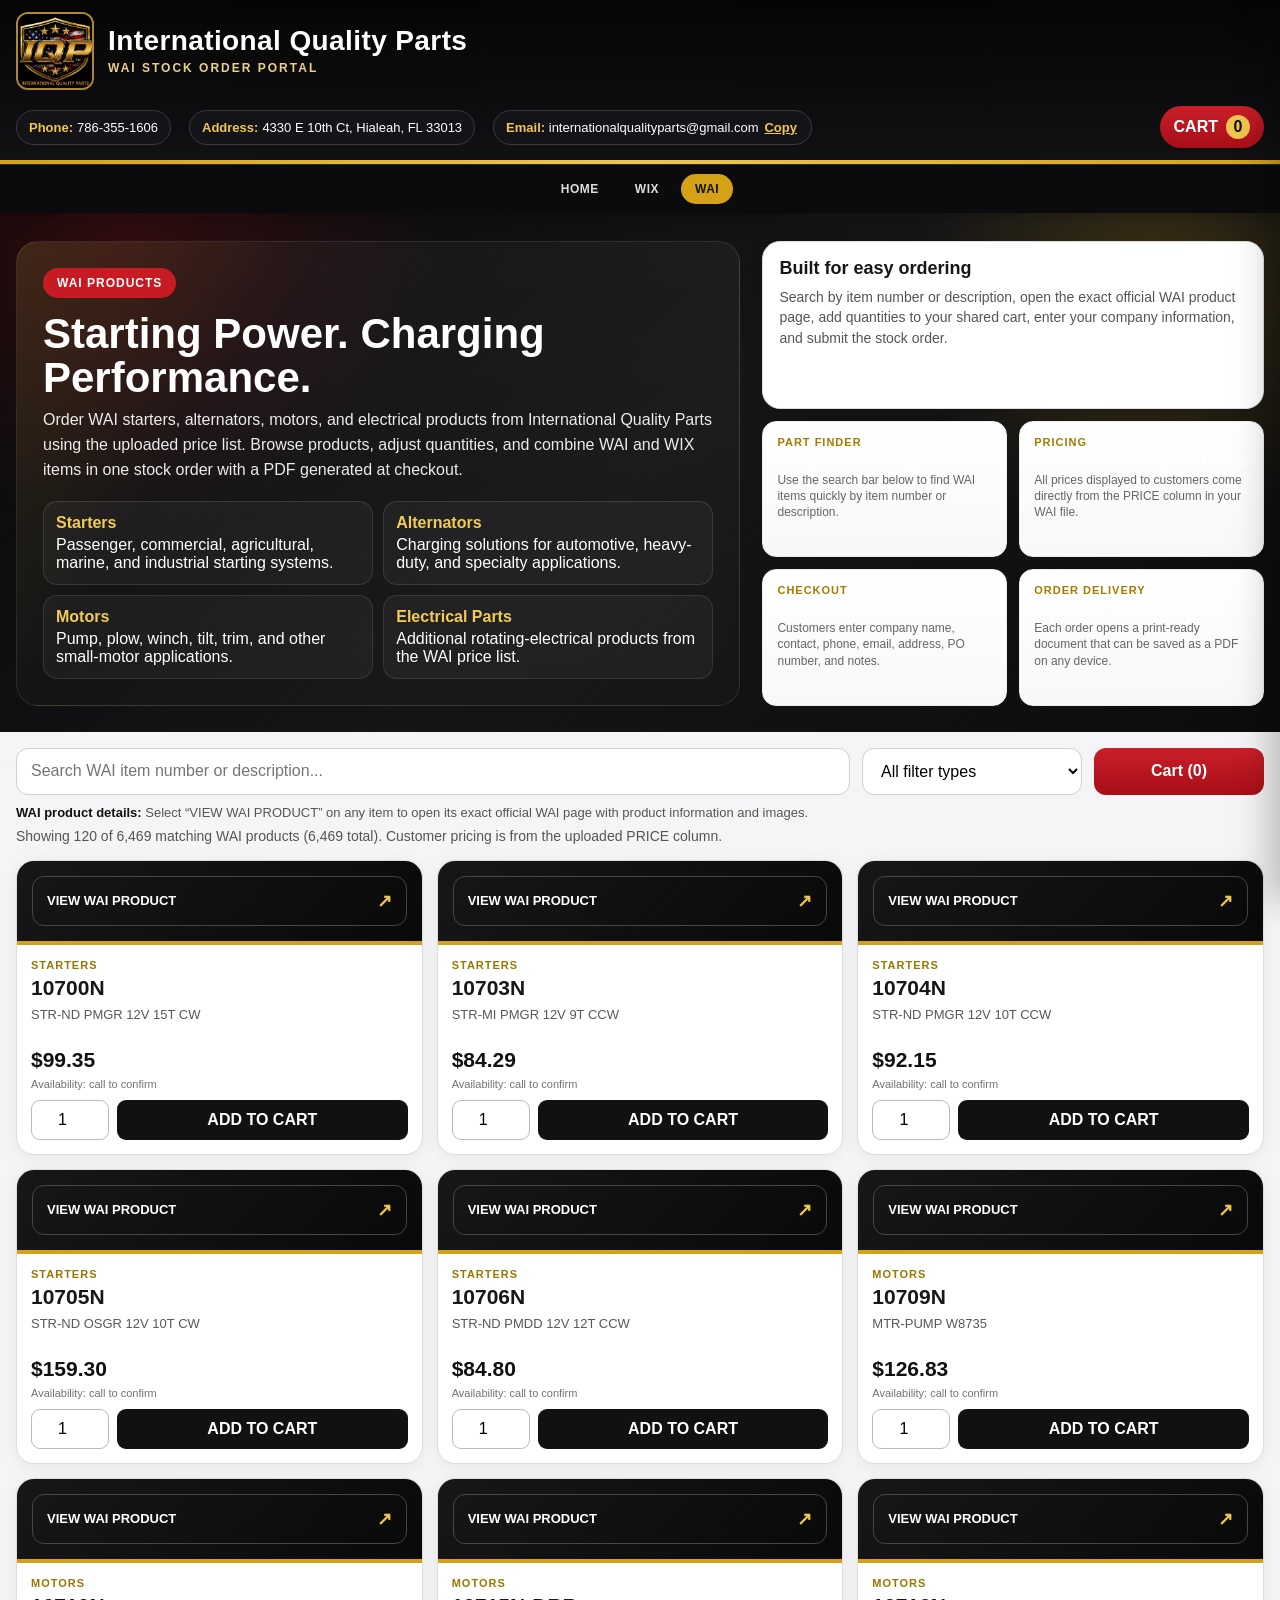
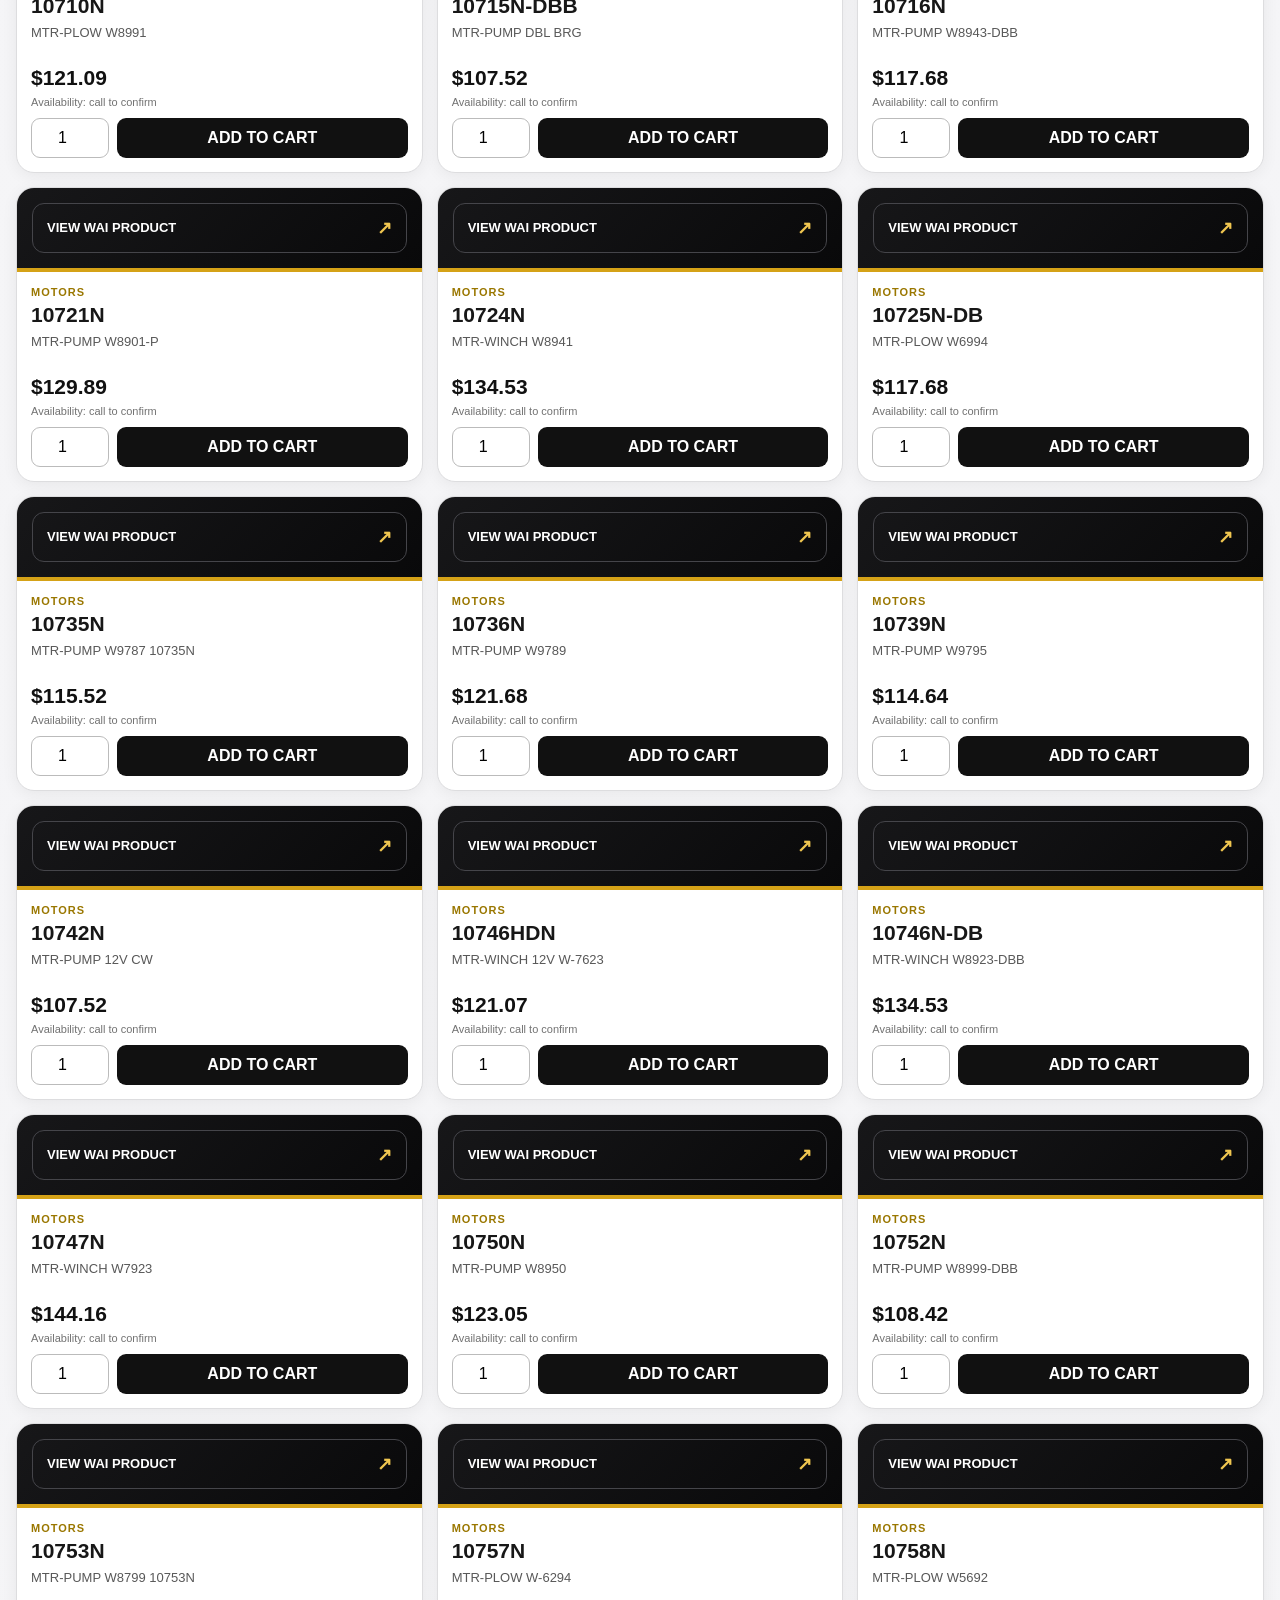
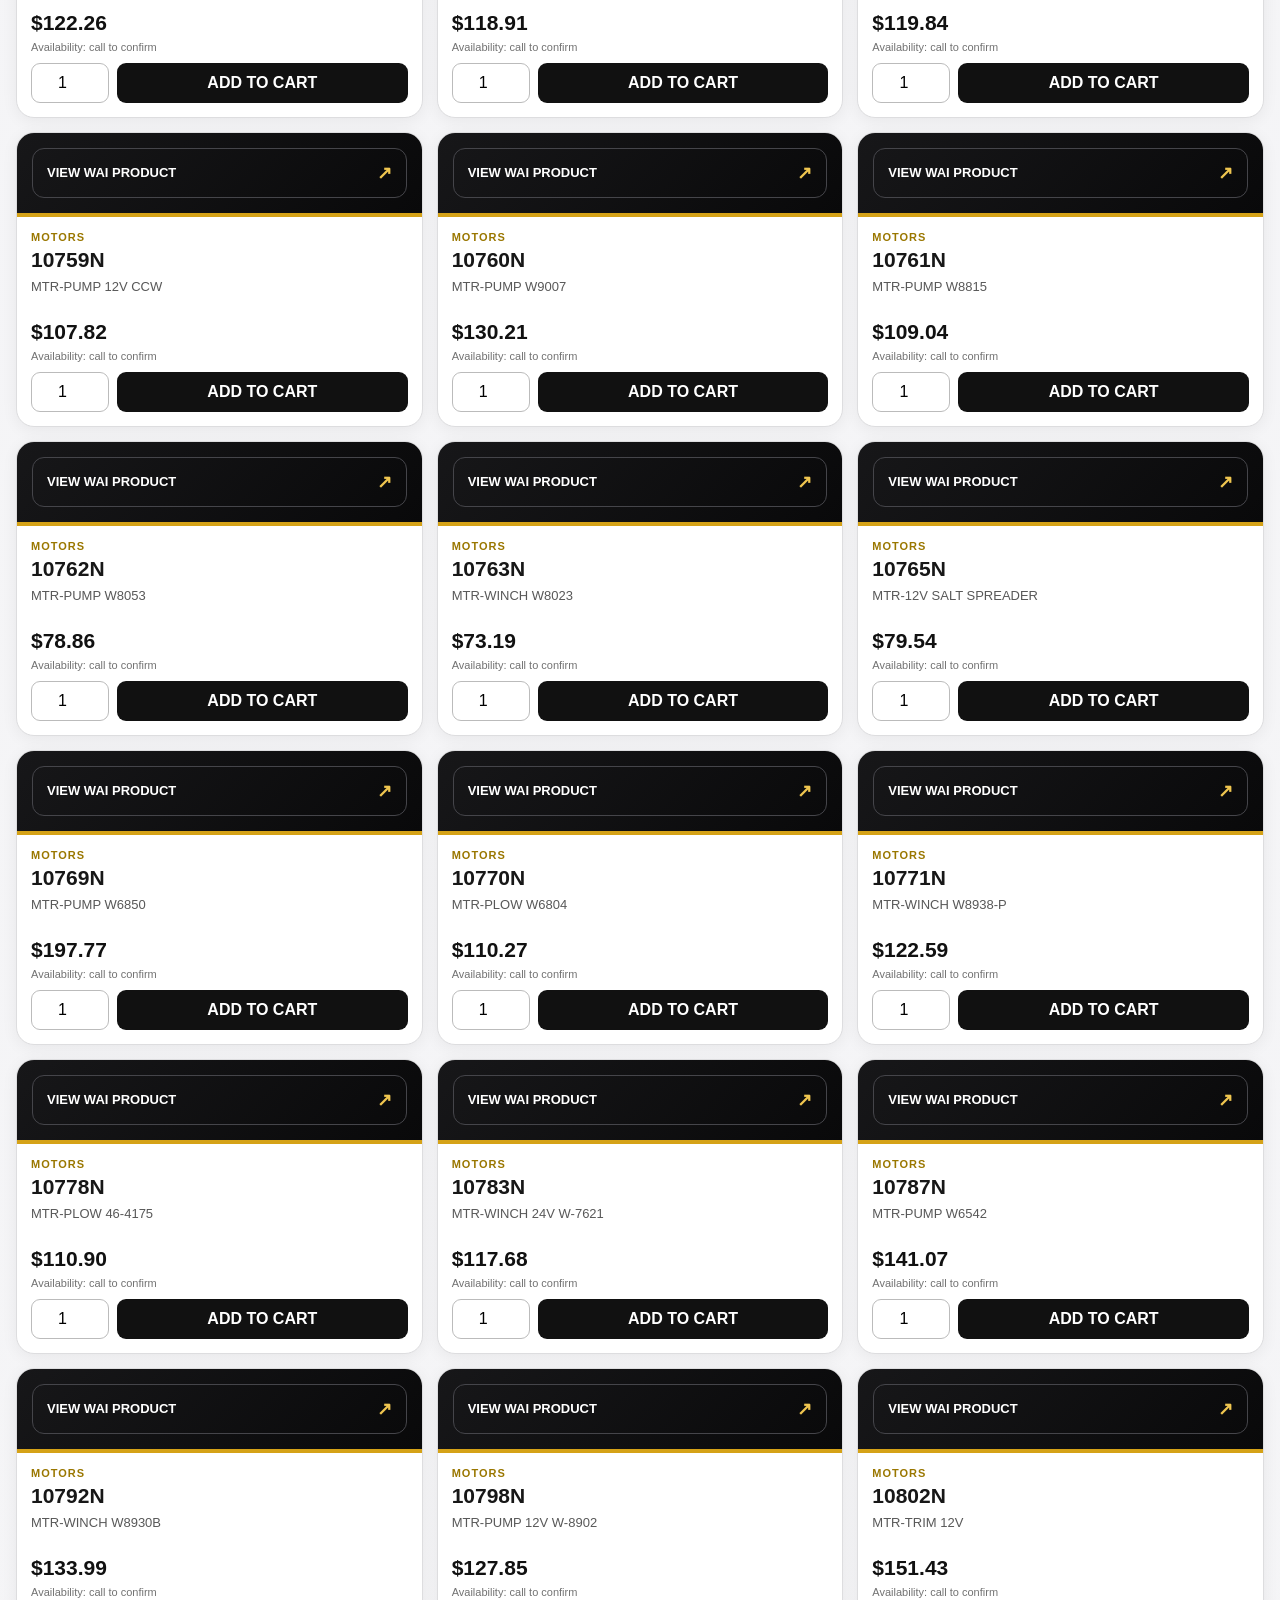
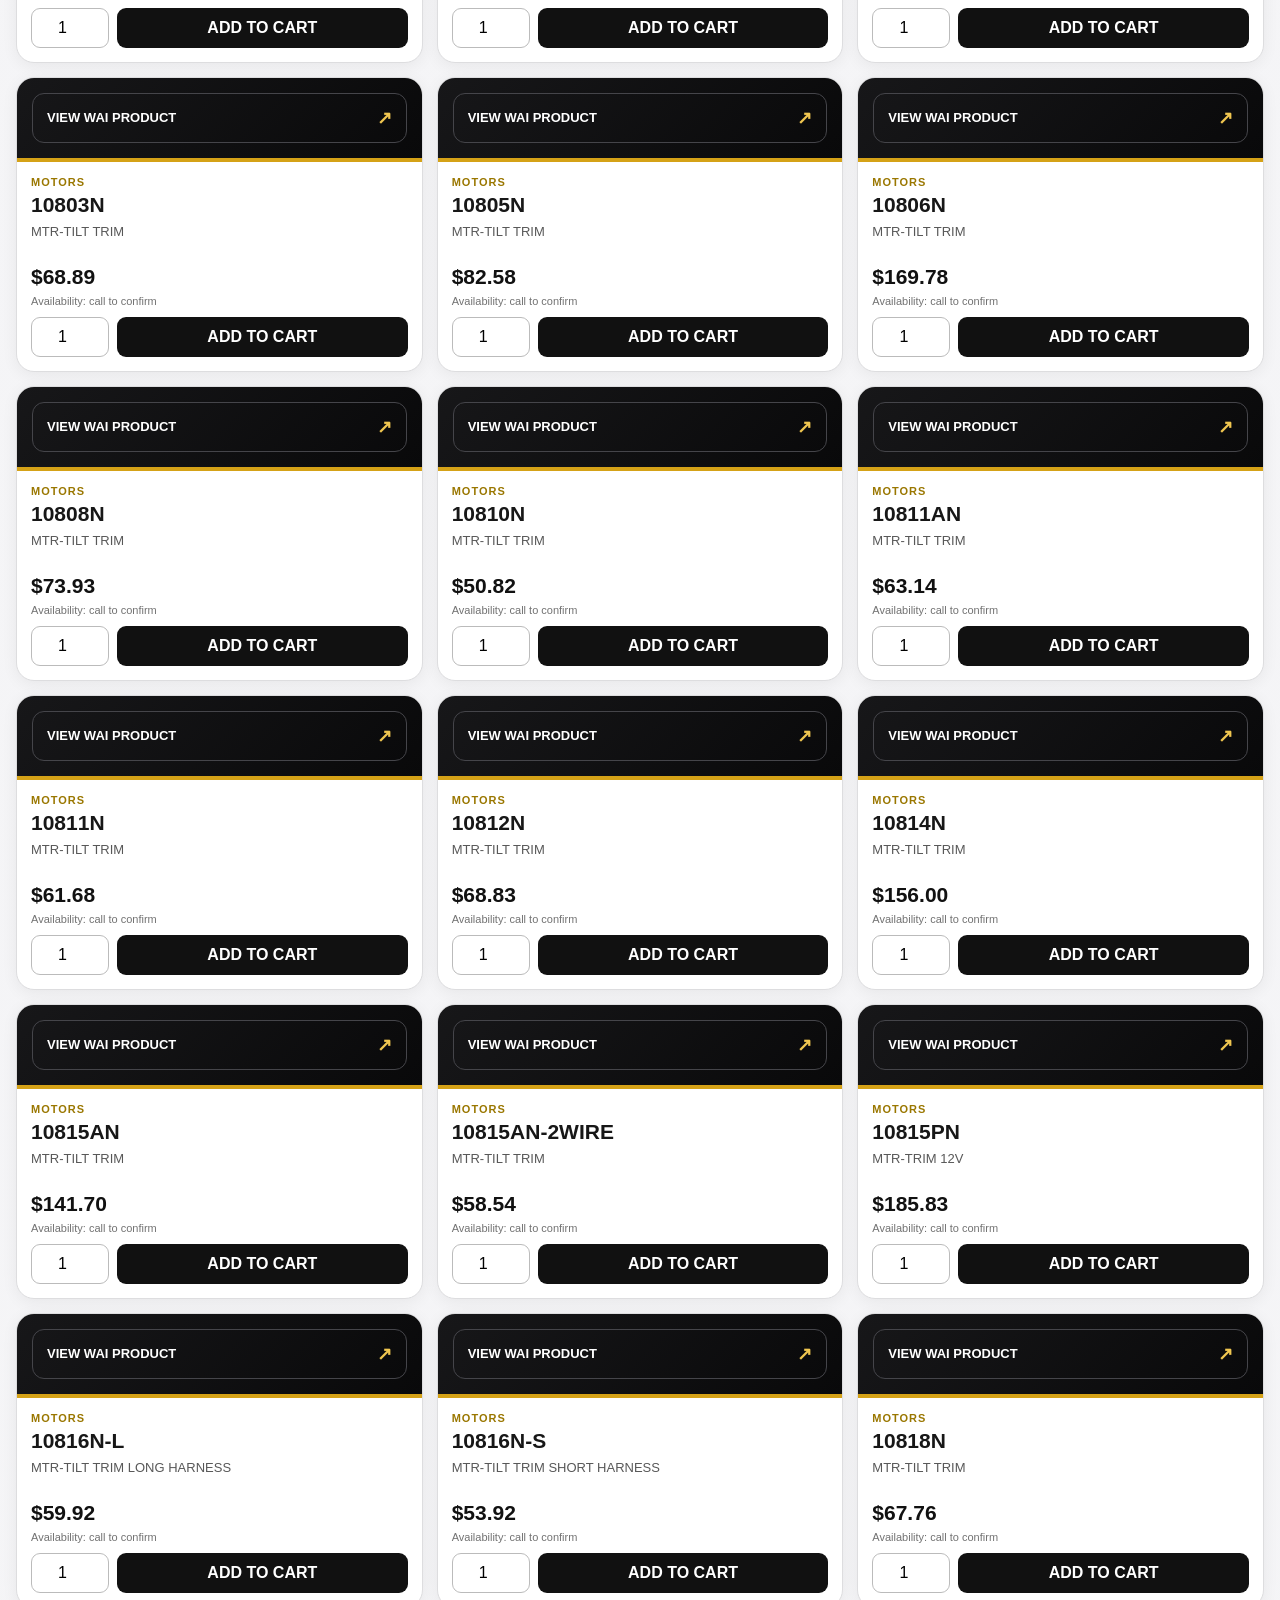
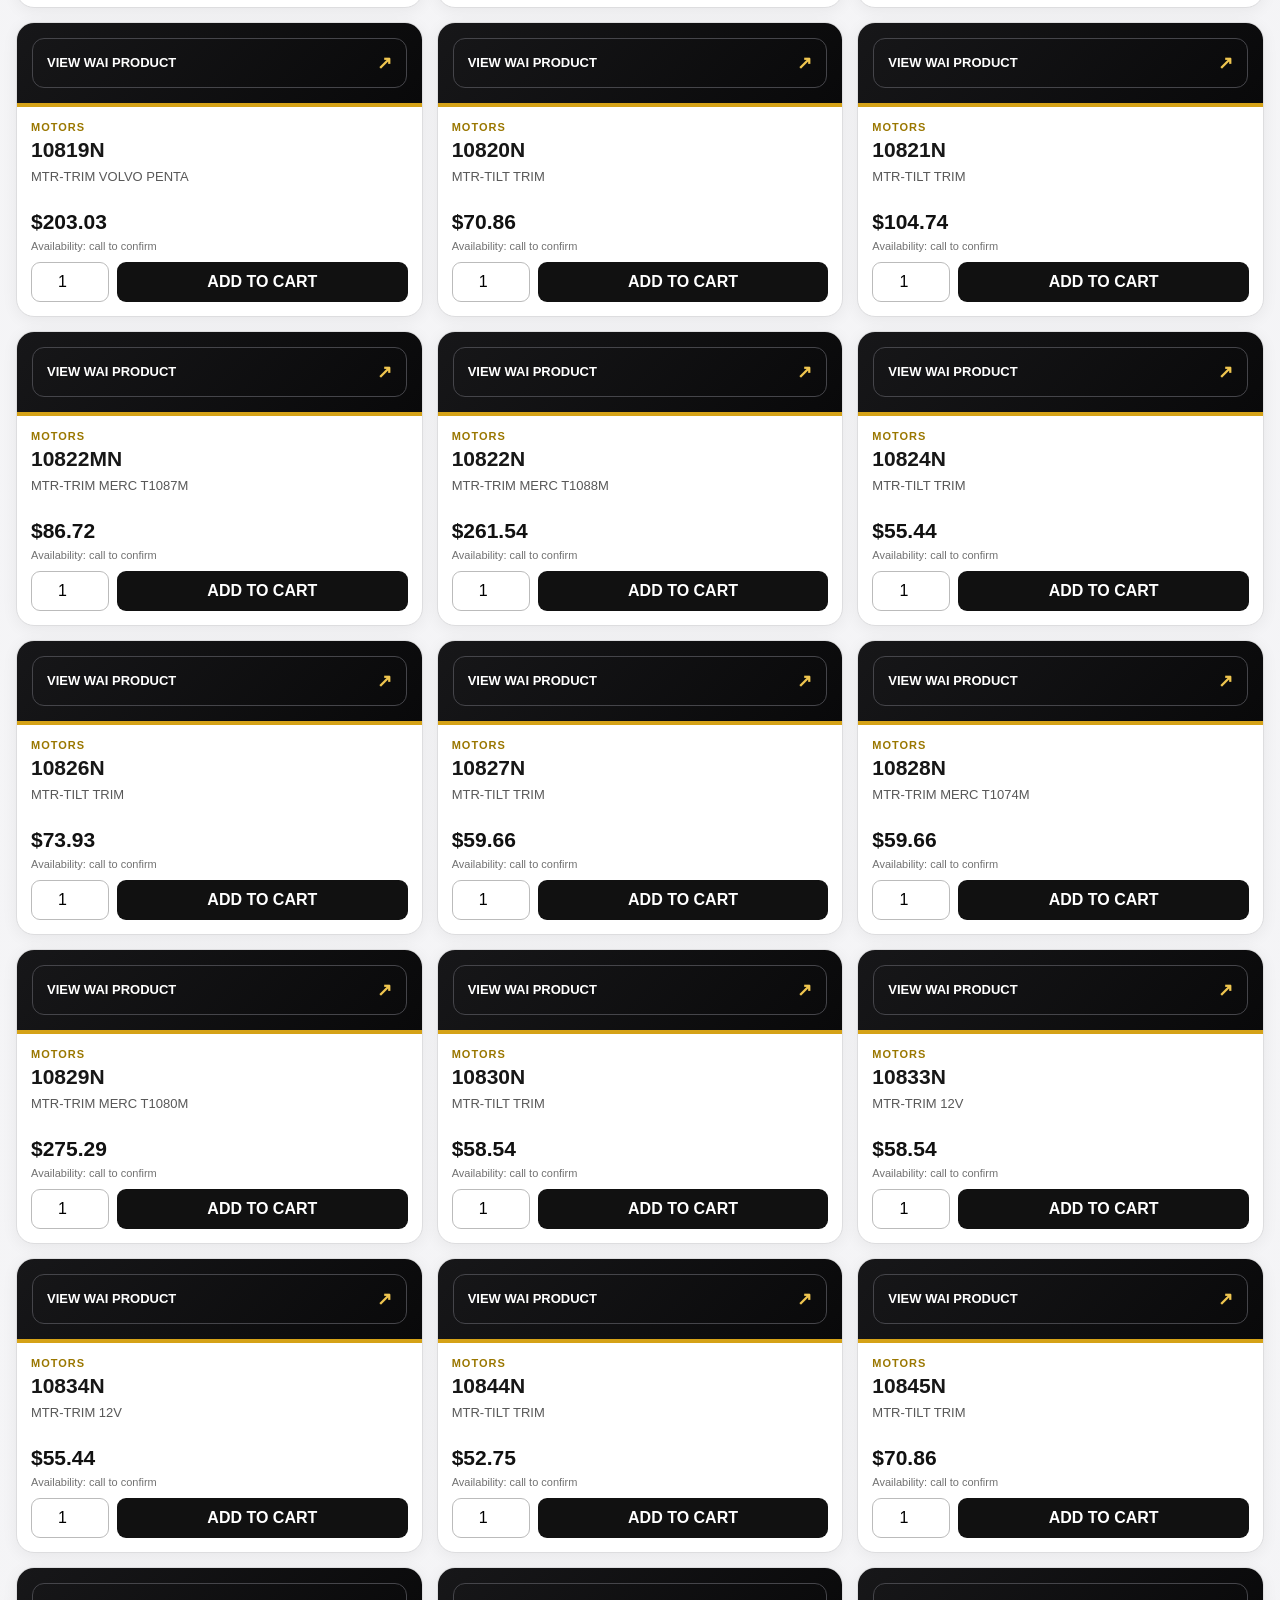
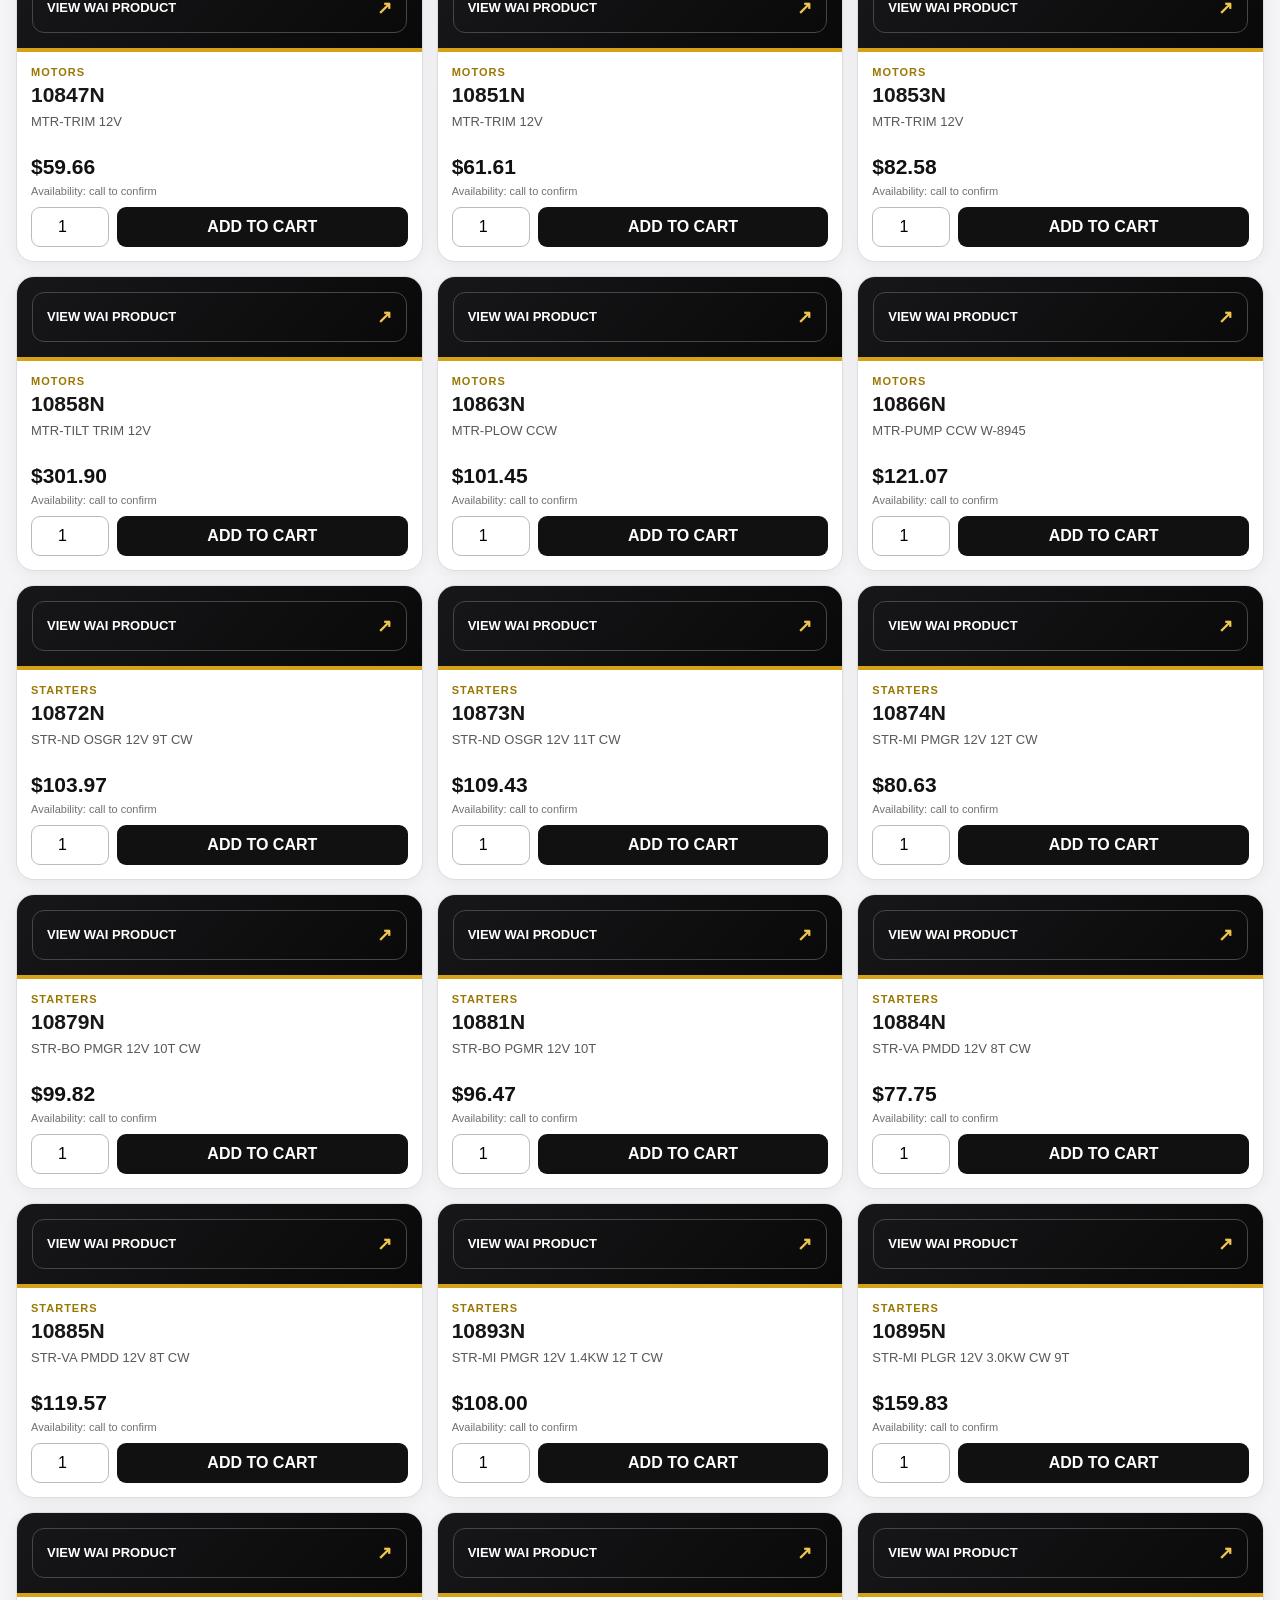
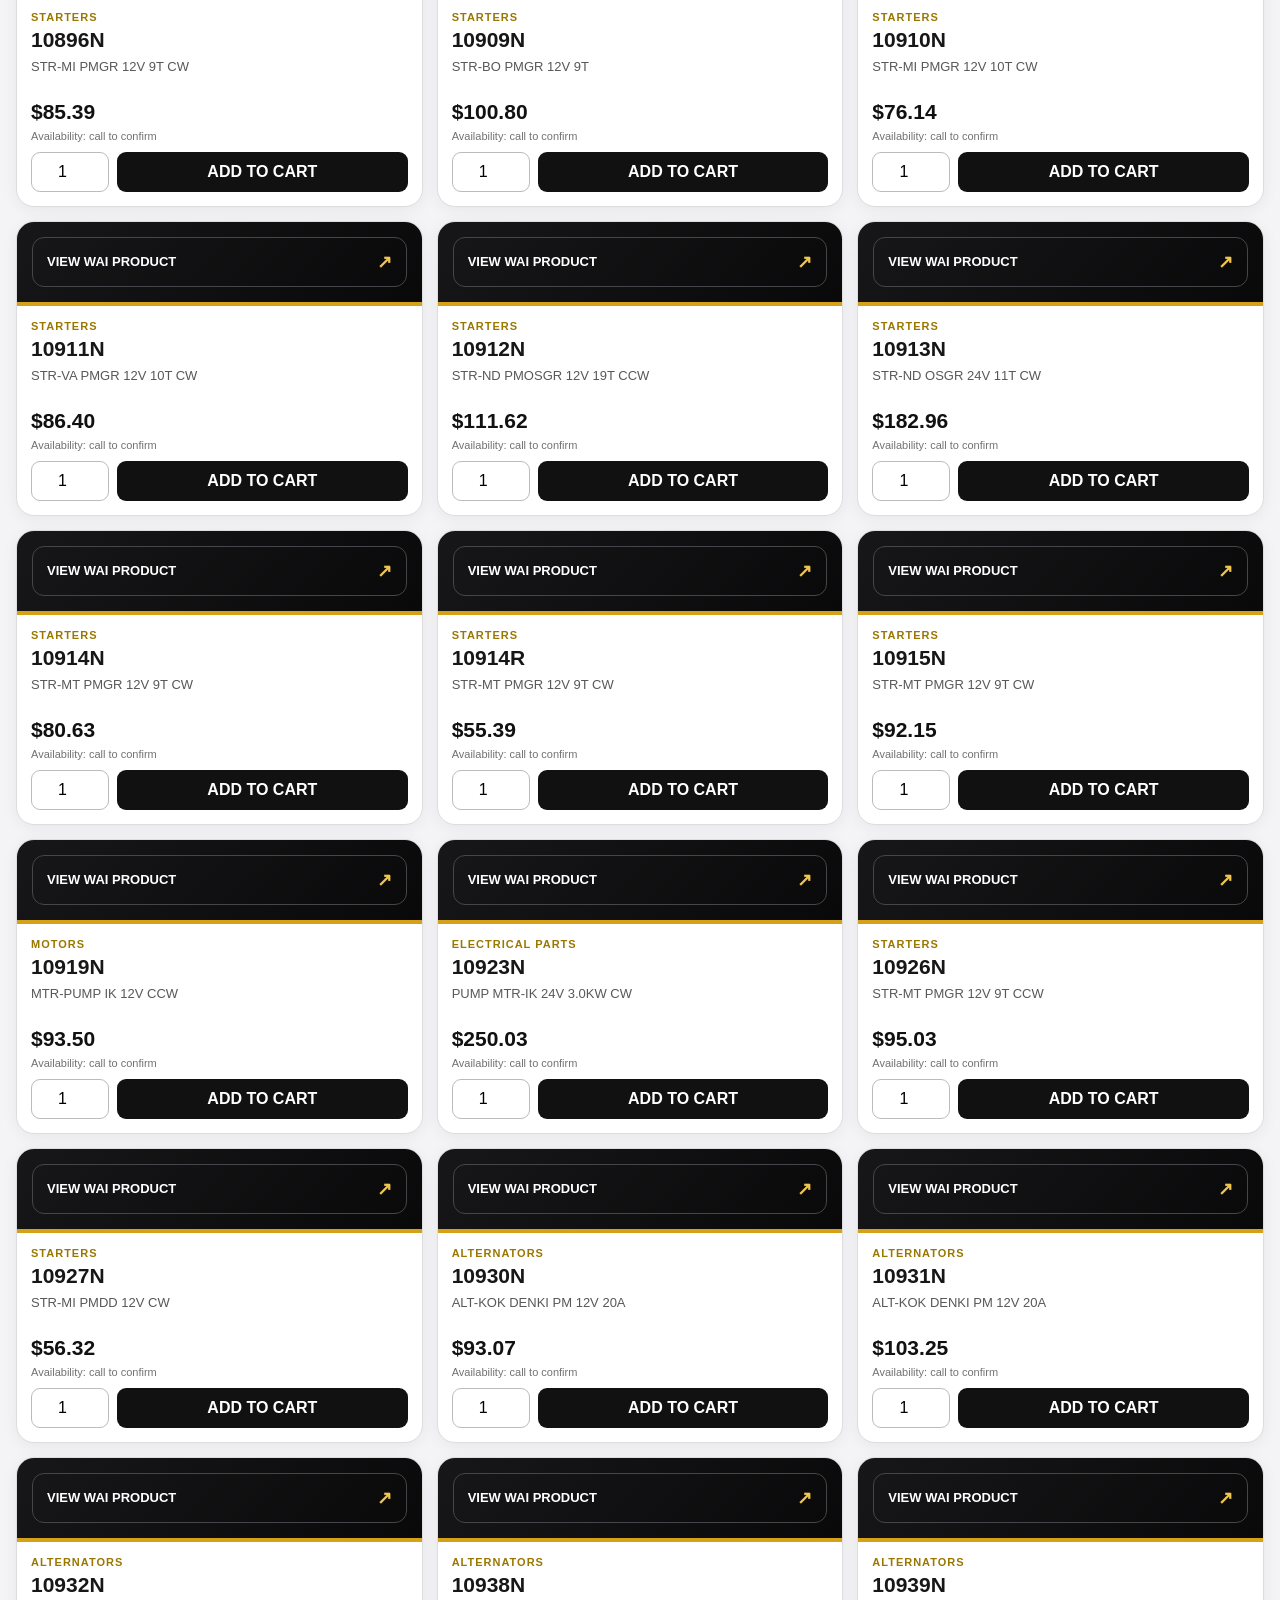
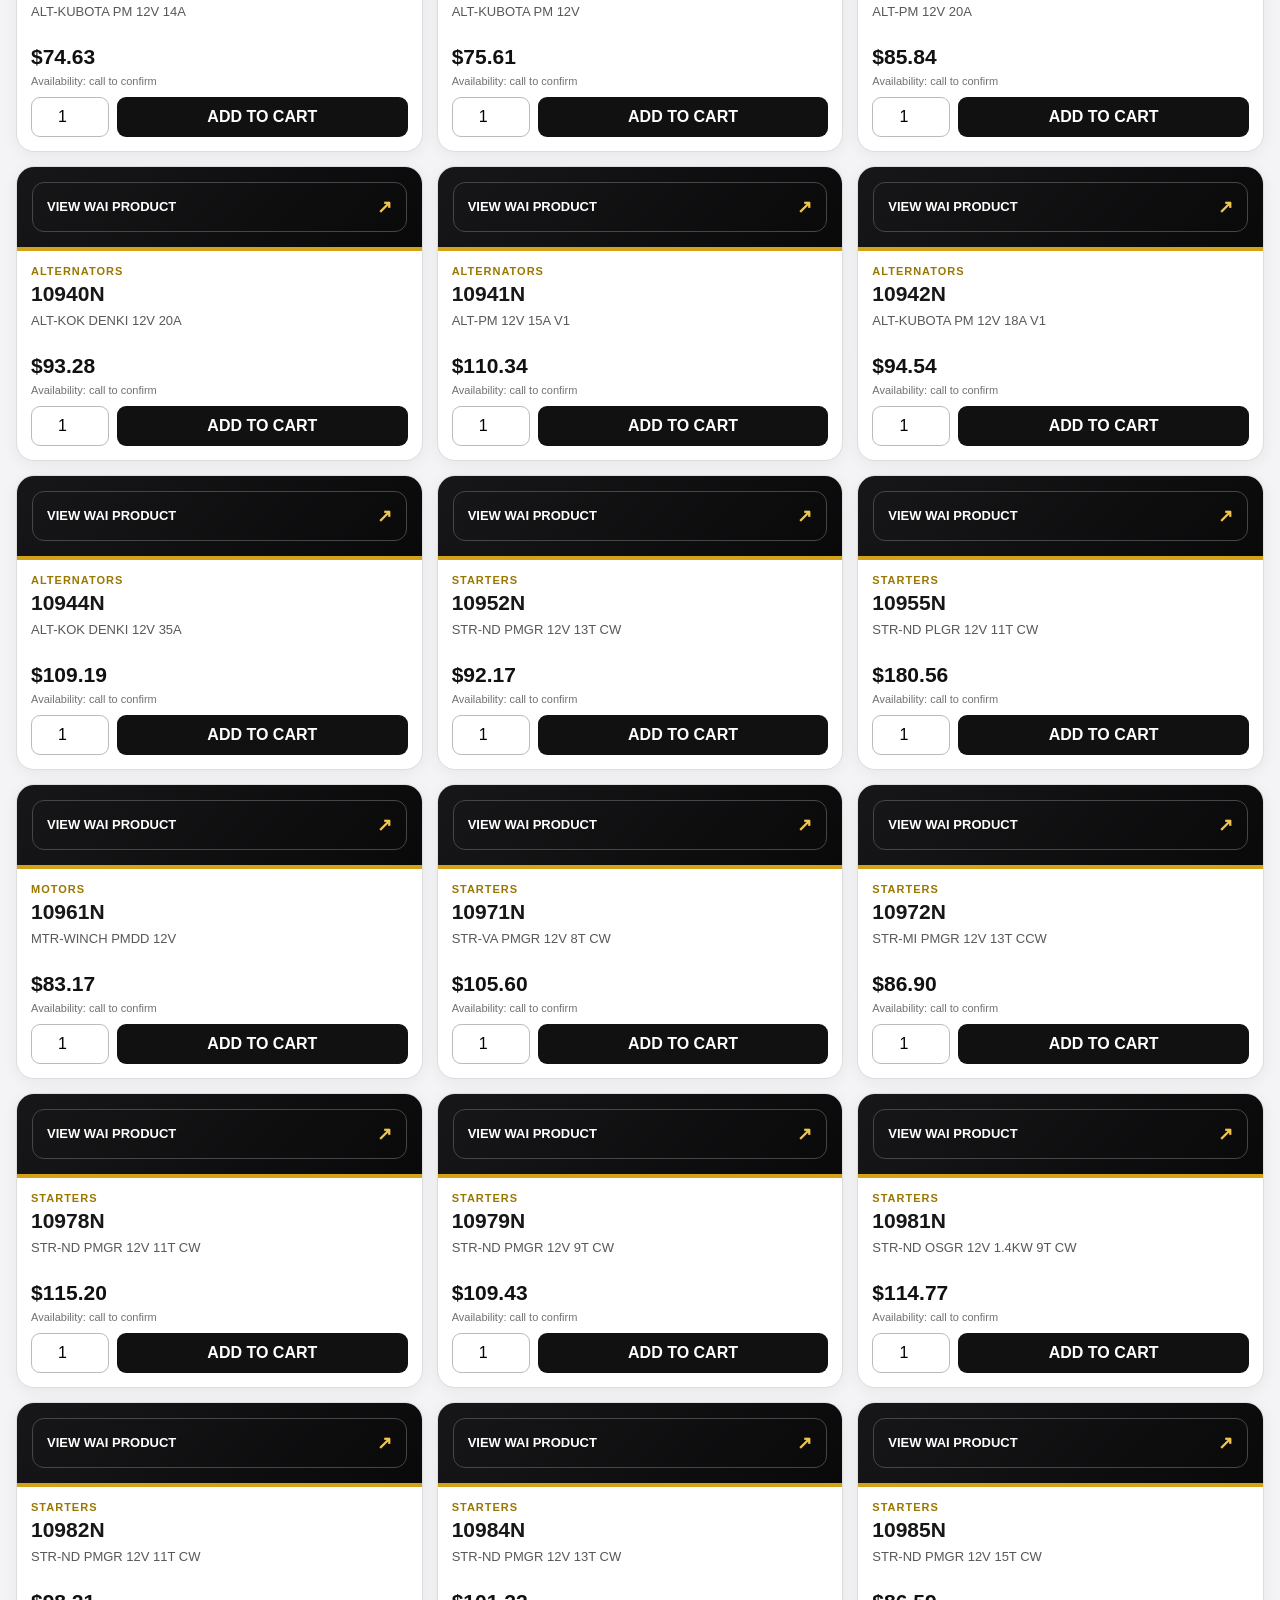
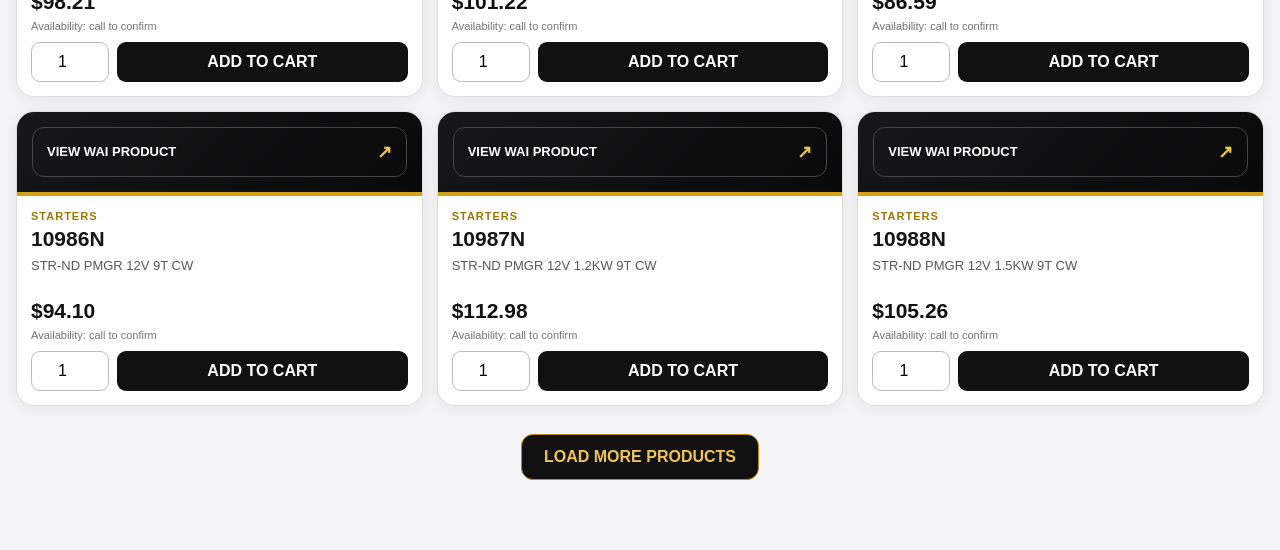
<file: wai.html>
<!doctype html>
<html lang="en">
<head>
<meta charset="utf-8">
<meta name="viewport" content="width=device-width,initial-scale=1">
<meta name="theme-color" content="#111111">
<meta name="apple-mobile-web-app-capable" content="yes">
<meta name="apple-mobile-web-app-title" content="IQP Orders">
<link rel="manifest" href="manifest.webmanifest">
<link rel="icon" href="iqp-logo.png">
<link rel="apple-touch-icon" href="iqp-logo.png">
<title>International Quality Parts | WAI Stock Order Portal</title>
<style>
:root{
  --black:#0d0d0f;--gold:#d5a217;--gold2:#f0c650;--red:#b5121b;--soft:#f4f4f6;
  --white:#fff;--line:#dddddf;--text:#171717;--muted:#666;--card:#ffffff;
}
*{box-sizing:border-box}
html,body{margin:0;padding:0;font-family:Arial,Helvetica,sans-serif;background:linear-gradient(180deg,#ececef 0%,#f5f5f7 240px,#f4f4f6 100%);color:var(--text)}
a{text-decoration:none;color:inherit}
.header{
  background:linear-gradient(180deg,#050506 0%,#111114 75%);
  color:#fff;
  box-shadow:0 4px 18px rgba(0,0,0,.25);
  position:sticky;top:0;z-index:50
}
.topbar{
  max-width:1450px;margin:0 auto;padding:12px 16px;
  display:flex;gap:16px;align-items:center;justify-content:space-between;flex-wrap:wrap;position:relative
}
.brand{display:flex;gap:14px;align-items:center;min-width:280px}
.brand img{width:78px;height:78px;object-fit:cover;border-radius:12px;border:2px solid #ad8831;background:#111}
.brandtext h1{margin:0;font-size:28px;line-height:1;font-weight:900;letter-spacing:.4px}
.brandtext div{margin-top:6px;font-size:12px;color:#ebd187;text-transform:uppercase;letter-spacing:2px;font-weight:700}
.contactbar{display:flex;gap:18px;flex-wrap:wrap;justify-content:flex-end;font-size:13px}
.contactpill{display:inline-flex;align-items:center;gap:4px;padding:9px 12px;border:1px solid #3a3a3f;border-radius:999px;background:#141418;color:#fff;cursor:pointer}
.contactpill:hover,.contactpill:focus-visible{border-color:var(--gold2);outline:none}
.contactpill b{color:var(--gold2)}
.copy-email{border:0;background:transparent;color:var(--gold2);padding:0 2px;font-weight:900;cursor:pointer;text-decoration:underline}
.header-cart{display:inline-flex;align-items:center;gap:8px;border:0;border-radius:999px;background:linear-gradient(180deg,#c91f29,#a80e17);color:#fff;font-weight:900;cursor:pointer;padding:9px 14px}
.header-cart span{display:inline-grid;place-items:center;min-width:24px;height:24px;padding:0 6px;border-radius:999px;background:var(--gold2);color:#111}
.goldline{height:4px;background:linear-gradient(90deg,var(--gold) 0%,var(--gold2) 50%,var(--gold) 100%)}
.line-nav{display:flex;justify-content:center;gap:8px;padding:9px 16px;background:#0b0b0d;border-top:1px solid #29292d}
.line-nav a{padding:8px 14px;border-radius:999px;color:#ddd;font-size:12px;font-weight:900;letter-spacing:.5px}.line-nav a:hover,.line-nav a.active{background:var(--gold);color:#111}

.hero{
  background:
    radial-gradient(circle at 90% 15%, rgba(213,162,23,.22), transparent 20%),
    radial-gradient(circle at 10% 0%, rgba(181,18,27,.22), transparent 25%),
    linear-gradient(135deg,#090909 0%,#151518 50%,#0c0c0d 100%);
  color:#fff;
  overflow:hidden
}
.herowrap{
  max-width:1450px;margin:0 auto;padding:28px 16px 26px;
  display:grid;grid-template-columns:1.3fr .9fr;gap:22px;align-items:stretch
}
.hero-left{
  position:relative;
  border:1px solid rgba(255,255,255,.1);
  border-radius:22px;
  padding:26px;
  background:
    linear-gradient(180deg, rgba(255,255,255,.04), rgba(255,255,255,.02)),
    linear-gradient(120deg, rgba(213,162,23,.13), transparent 28%);
}
.wixtag{display:inline-block;background:#c61b23;color:#fff;padding:8px 14px;border-radius:999px;font-weight:900;font-size:12px;letter-spacing:1px}
.hero-left h2{margin:14px 0 8px;font-size:42px;line-height:1.05}
.hero-left p{max-width:760px;font-size:16px;color:#ececec;line-height:1.55;margin:0 0 18px}
.bullets{display:grid;grid-template-columns:repeat(2,minmax(0,1fr));gap:10px}
.bullet{
  border:1px solid rgba(255,255,255,.11);border-radius:14px;padding:12px;background:rgba(255,255,255,.04)
}
.bullet b{display:block;color:#f2cb58;margin-bottom:4px}
.hero-right{display:grid;gap:12px}
.info-card{
  border-radius:18px;padding:16px;background:#ffffff;color:#171717;border:1px solid #ddd;
  box-shadow:0 4px 20px rgba(0,0,0,.08)
}
.info-card h3{margin:0 0 8px;font-size:18px}
.info-card p{margin:0;font-size:14px;color:#555;line-height:1.45}
.info-grid{display:grid;grid-template-columns:1fr 1fr;gap:12px}
.mini{
  border:1px solid #ececec;border-radius:14px;padding:14px;background:linear-gradient(180deg,#fff,#f8f8fa)
}
.mini .label{font-size:11px;font-weight:900;color:#a27b00;letter-spacing:1px;text-transform:uppercase}
.mini .big{font-size:15px;font-weight:900;margin:4px 0 3px}
.mini .small{font-size:12px;color:#666;line-height:1.35}

.toolbar{
  max-width:1450px;margin:16px auto 0;padding:0 16px;
  display:grid;grid-template-columns:1fr 220px 170px;gap:12px
}
.search,.select,.cartbtn,input,textarea,button{font:inherit}
.search,.select{
  border:1px solid #cfcfd4;border-radius:12px;padding:13px 14px;background:#fff
}
.cartbtn{
  border:0;border-radius:12px;background:linear-gradient(180deg,#c91f29,#a80e17);color:#fff;font-weight:900;cursor:pointer;padding:13px 16px
}
.note{
  max-width:1450px;margin:10px auto 8px;padding:0 16px;font-size:13px;color:#555
}
.note b{color:#111}
.summary{
  max-width:1450px;margin:0 auto;padding:0 16px 8px;color:#555;font-size:14px
}
.grid{
  max-width:1450px;margin:0 auto;padding:8px 16px 120px;display:grid;
  grid-template-columns:repeat(auto-fill,minmax(305px,1fr));gap:14px
}
.load-wrap{text-align:center;margin:-92px auto 70px}.load-more{border:1px solid #b58c1b;border-radius:12px;background:#111;color:#f0c650;padding:13px 22px;font-weight:900;cursor:pointer}
.card{
  background:var(--card);border:1px solid var(--line);border-radius:18px;overflow:hidden;
  box-shadow:0 3px 16px rgba(0,0,0,.06);display:flex;flex-direction:column
}
.crossref-wrap{padding:15px;background:linear-gradient(135deg,#171719,#09090a);border-bottom:4px solid var(--gold)}
.crossref-link{display:flex;align-items:center;justify-content:space-between;gap:12px;color:#fff;border:1px solid #45454a;border-radius:12px;padding:13px 14px;font-size:13px;font-weight:900;transition:.15s}
.crossref-link:hover{border-color:var(--gold2);background:#222226}.crossref-link span{color:var(--gold2);font-size:18px}
.cardbody{padding:14px}
.cat{font-size:11px;color:#9a7700;font-weight:900;letter-spacing:1px;text-transform:uppercase}
.part{font-size:21px;font-weight:900;margin:5px 0 6px}
.desc{font-size:13px;color:#585858;min-height:34px;line-height:1.35}
.price{font-size:21px;font-weight:900;margin:8px 0 6px;color:#111}
.avail{font-size:11px;color:#727272}
.buyrow{display:grid;grid-template-columns:78px 1fr;gap:8px;margin-top:10px}
.qty{width:100%;padding:10px 6px;border:1px solid #bbb;border-radius:9px;text-align:center;background:#fff}
.add{border:0;border-radius:9px;background:#111;color:#fff;font-weight:900;cursor:pointer}

.drawer{position:fixed;right:-540px;top:0;width:min(540px,100%);height:100vh;background:#fff;z-index:100;box-shadow:-10px 0 34px rgba(0,0,0,.25);transition:.25s;display:flex;flex-direction:column}
.drawer.open{right:0}
.drawhead{padding:18px;background:#111;color:#fff;display:flex;justify-content:space-between;align-items:center}
.drawhead small{display:block;color:#d8d8d8;margin-top:3px}
.x{border:0;background:transparent;color:#fff;font-size:26px;cursor:pointer}
.cartitems{padding:12px;overflow:auto;flex:1}
.cartline{
  display:grid;grid-template-columns:1fr 70px 90px 28px;gap:8px;align-items:center;border-bottom:1px solid #eee;padding:10px 0
}
.cartline small{color:#666}
.cartline input{width:100%;padding:7px;border:1px solid #bbb;border-radius:7px}
.remove{border:0;background:transparent;color:#b5121b;font-size:20px;cursor:pointer}
.cartfoot{border-top:1px solid #ddd;padding:14px}
.totalrow{display:flex;justify-content:space-between;font-size:22px;font-weight:900;margin-bottom:10px}
.checkout{width:100%;background:linear-gradient(180deg,#f0c650,#d3a118);border:0;padding:14px;border-radius:10px;font-weight:900;cursor:pointer}

.overlay{position:fixed;inset:0;background:rgba(0,0,0,.62);z-index:90;display:none}
.overlay.show{display:block}
.modal{
  position:fixed;z-index:120;inset:5vh auto auto 50%;transform:translateX(-50%);
  width:min(780px,95vw);max-height:90vh;overflow:auto;background:#fff;border-radius:18px;
  box-shadow:0 20px 70px rgba(0,0,0,.45);display:none
}
.modal.show{display:block}
.modalhead{padding:16px 20px;background:#111;color:#fff;display:flex;justify-content:space-between;align-items:center}
.modalbody{padding:18px}
.formgrid{display:grid;grid-template-columns:1fr 1fr;gap:10px}
.field label{display:block;font-weight:700;font-size:12px;margin-bottom:4px}
.field input,.field textarea{width:100%;padding:11px;border:1px solid #bbb;border-radius:8px}
.wide{grid-column:1/-1}
.send{width:100%;margin-top:15px;background:linear-gradient(180deg,#c91f29,#a80e17);color:#fff;border:0;padding:14px;border-radius:10px;font-weight:900;cursor:pointer}
.status{padding:12px;border-radius:8px;margin-top:12px;display:none}
.status.good{display:block;background:#e9f8ee;color:#176b31}
.status.bad{display:block;background:#ffecee;color:#9a1320}
.empty{text-align:center;color:#777;padding:35px 10px}
.print-order{display:none}

@media print{
  html,body{background:#fff;color:#111}
  body>*:not(.print-order){display:none!important}
  .print-order{display:block!important;padding:18px;font-family:Arial,Helvetica,sans-serif}
  .print-brand{display:flex;align-items:center;gap:16px;border-bottom:4px solid #d5a217;padding-bottom:12px;margin-bottom:18px}
  .print-brand img{width:72px;height:72px;object-fit:cover;border-radius:9px}
  .print-brand h1{font-size:22px;margin:0}.print-brand p{font-size:11px;margin:4px 0 0;color:#555}
  .print-meta{display:grid;grid-template-columns:1fr 1fr;gap:5px 20px;font-size:12px;margin-bottom:18px}
  .print-table{width:100%;border-collapse:collapse;font-size:11px}
  .print-table th{background:#111;color:#fff;text-align:left}.print-table th,.print-table td{border:1px solid #bbb;padding:7px}
  .print-table .num{text-align:right}.print-total{text-align:right;font-size:18px;font-weight:900;margin-top:14px}
  .print-notes{margin-top:18px;font-size:12px}.print-disclaimer{margin-top:22px;color:#666;font-size:10px}
}

@media(max-width:980px){
  .herowrap{grid-template-columns:1fr}
  .toolbar{grid-template-columns:1fr 200px 150px}
}
@media(max-width:720px){
  .topbar{align-items:flex-start;padding-top:14px}
  .brand{padding-right:82px;min-width:0}
  .header-cart{position:absolute;top:18px;right:16px;padding:9px 11px;font-size:11px;box-shadow:0 4px 16px rgba(0,0,0,.4)}
  .brand img{width:64px;height:64px}
  .brandtext h1{font-size:22px}
  .contactbar{font-size:11px;gap:8px;justify-content:flex-start}
  .hero-left h2{font-size:31px}
  .bullets,.info-grid,.toolbar,.formgrid{grid-template-columns:1fr}
  .grid{grid-template-columns:1fr}
  .wide{grid-column:auto}
  .drawer{width:100%}
  .cartline{grid-template-columns:1fr 62px 78px 25px}
}
</style>
</head>
<body>
<header class="header">
  <div class="topbar">
    <div class="brand">
      <img src="iqp-logo.png" alt="International Quality Parts logo">
      <div class="brandtext">
        <h1>International Quality Parts</h1>
        <div>WAI Stock Order Portal</div>
      </div>
    </div>
    <div class="contactbar">
      <a class="contactpill" href="tel:+17863551606" aria-label="Call International Quality Parts at 786-355-1606"><b>Phone:</b> 786-355-1606</a>
      <a class="contactpill" href="maps://?q=4330%20E%2010th%20Ct%2C%20Hialeah%2C%20FL%2033013" aria-label="Open International Quality Parts address in Apple Maps"><b>Address:</b> 4330 E 10th Ct, Hialeah, FL 33013</a>
      <span class="contactpill"><a href="mailto:internationalqualityparts@gmail.com" aria-label="Email International Quality Parts"><b>Email:</b> internationalqualityparts@gmail.com</a> <button class="copy-email" type="button" onclick="copyEmail(event)" aria-label="Copy email address">Copy</button></span>
    </div>
    <button class="header-cart" type="button" onclick="openCart()" aria-label="Open shopping cart">CART <span id="headerCartCount">0</span></button>
  </div>
  <div class="goldline"></div>
  <nav class="line-nav" aria-label="Product lines"><a href="index.html">HOME</a><a href="wix.html">WIX</a><a class="active" href="wai.html">WAI</a></nav>
</header>

<section class="hero">
  <div class="herowrap">
    <div class="hero-left">
      <div class="wixtag">WAI PRODUCTS</div>
      <h2>Starting Power. Charging Performance.</h2>
      <p>
        Order WAI starters, alternators, motors, and electrical products from International Quality Parts using the uploaded price list.
        Browse products, adjust quantities, and combine WAI and WIX items in one stock order with a PDF generated at checkout.
      </p>
      <div class="bullets">
        <div class="bullet"><b>Starters</b><span>Passenger, commercial, agricultural, marine, and industrial starting systems.</span></div>
        <div class="bullet"><b>Alternators</b><span>Charging solutions for automotive, heavy-duty, and specialty applications.</span></div>
        <div class="bullet"><b>Motors</b><span>Pump, plow, winch, tilt, trim, and other small-motor applications.</span></div>
        <div class="bullet"><b>Electrical Parts</b><span>Additional rotating-electrical products from the WAI price list.</span></div>
      </div>
    </div>

    <div class="hero-right">
      <div class="info-card">
        <h3>Built for easy ordering</h3>
        <p>
          Search by item number or description, open the exact official WAI product page, add quantities to your shared cart,
          enter your company information, and submit the stock order.
        </p>
      </div>
      <div class="info-grid">
        <div class="mini">
          <div class="label">Part Finder</div>
          <div class="big">Fast product lookup</div>
          <div class="small">Use the search bar below to find WAI items quickly by item number or description.</div>
        </div>
        <div class="mini">
          <div class="label">Pricing</div>
          <div class="big">Customer-visible SELL PRICE</div>
          <div class="small">All prices displayed to customers come directly from the PRICE column in your WAI file.</div>
        </div>
        <div class="mini">
          <div class="label">Checkout</div>
          <div class="big">Company info required</div>
          <div class="small">Customers enter company name, contact, phone, email, address, PO number, and notes.</div>
        </div>
        <div class="mini">
          <div class="label">Order Delivery</div>
          <div class="big">PDF order output</div>
          <div class="small">Each order opens a print-ready document that can be saved as a PDF on any device.</div>
        </div>
      </div>
    </div>
  </div>
</section>

<section class="toolbar">
  <input id="search" class="search" placeholder="Search WAI item number or description..." autocomplete="off">
  <select id="category" class="select"><option value="">All filter types</option></select>
  <button class="cartbtn" onclick="openCart()">Cart (<span id="cartCount">0</span>)</button>
</section>

<div class="note"><b>WAI product details:</b> Select “VIEW WAI PRODUCT” on any item to open its exact official WAI page with product information and images.</div>
<div class="summary" id="summary">Loading WAI price list…</div>
<main class="grid" id="grid"></main>
<div class="load-wrap"><button id="loadMore" class="load-more" type="button" onclick="loadMore()">LOAD MORE PRODUCTS</button></div>

<div class="overlay" id="overlay" onclick="closeAll()"></div>

<aside class="drawer" id="drawer">
  <div class="drawhead">
    <div><b>Stock Order Cart</b><small>International Quality Parts</small></div>
    <button class="x" onclick="closeAll()">×</button>
  </div>
  <div class="cartitems" id="cartItems"></div>
  <div class="cartfoot">
    <div class="totalrow"><span>Total</span><span id="cartTotal">$0.00</span></div>
    <button class="checkout" onclick="openCheckout()">ENTER COMPANY INFO & SUBMIT</button>
  </div>
</aside>

<section class="modal" id="checkoutModal">
  <div class="modalhead"><b>Customer / Company Information</b><button class="x" onclick="closeAll()">×</button></div>
  <div class="modalbody">
    <form id="checkoutForm">
      <div class="formgrid">
        <div class="field"><label>Company Name *</label><input name="company" required></div>
        <div class="field"><label>Contact Name *</label><input name="contact" required></div>
        <div class="field"><label>Phone *</label><input name="phone" required></div>
        <div class="field"><label>Email *</label><input name="email" type="email" required></div>
        <div class="field wide"><label>Company / Shipping Address *</label><input name="address" required></div>
        <div class="field"><label>PO Number</label><input name="po"></div>
        <div class="field" style="display:flex;align-items:end"><div style="font-size:12px;color:#666">After submitting, choose Save as PDF in your browser's print menu.</div></div>
        <div class="field wide"><label>Order Notes</label><textarea name="notes" rows="3" placeholder="Special instructions, delivery notes, etc."></textarea></div>
      </div>
      <button class="send" type="submit">SUBMIT ORDER & SAVE PDF</button>
      <div class="status" id="status"></div>
    </form>
  </div>
</section>

<section class="print-order" id="printOrder" aria-hidden="true"></section>

<script>
const LINE="WAI";
let products=[], filtered=[], cart={}, renderLimit=120;
const $=id=>document.getElementById(id);
const money=n=>new Intl.NumberFormat("en-US",{style:"currency",currency:"USD"}).format(n);
function esc(s){return String(s).replace(/[&<>"']/g,m=>({"&":"&amp;","<":"&lt;",">":"&gt;",'"':"&quot;","'":"&#039;"}[m]))}
function js(s){return String(s).replace(/\\/g,"\\\\").replace(/'/g,"\\'")}
function safeId(s){return String(s).replace(/[^a-zA-Z0-9]/g,"_")}

function waiProductUrl(part){return `https://www.waiglobal.com/us_en/wai-${encodeURIComponent(String(part).toLowerCase())}.html`}

async function init(){
  products=await fetch("wai-products.json?v=20260817-wai-6469",{cache:"no-store"}).then(r=>r.json());
  [...new Set(products.map(p=>p.category))].sort().forEach(c=>{
    const o=document.createElement("option");o.value=c;o.textContent=c;$("category").appendChild(o);
  });
  $("search").addEventListener("input",()=>{renderLimit=120;render()});
  $("category").addEventListener("change",()=>{renderLimit=120;render()});
  $("checkoutForm").addEventListener("submit",submitOrder);
  render(); updateCart();
}

function render(){
  const q=$("search").value.trim().toLowerCase(), cat=$("category").value;
  filtered=products.filter(p=>(!cat||p.category===cat)&&(!q||p.part.toLowerCase().includes(q)||p.description.toLowerCase().includes(q)));
  const visible=filtered.slice(0,renderLimit);
  $("summary").textContent=`Showing ${visible.length.toLocaleString()} of ${filtered.length.toLocaleString()} matching WAI products (${products.length.toLocaleString()} total). Customer pricing is from the uploaded PRICE column.`;
  const root=$("grid");root.innerHTML="";
  visible.forEach(p=>{
    const card=document.createElement("article");card.className="card";
    card.innerHTML=`
      <div class="crossref-wrap"><a class="crossref-link" href="${waiProductUrl(p.part)}" target="_blank" rel="noopener noreferrer" aria-label="View official WAI product page for ${esc(p.part)}">VIEW WAI PRODUCT <span aria-hidden="true">↗</span></a></div>
      <div class="cardbody">
        <div class="cat">${esc(p.category)}</div>
        <div class="part">${esc(p.part)}</div>
        <div class="desc">${esc(p.description)}</div>
        <div class="price">${money(p.price)}</div>
        <div class="avail">${p.available==null?"Availability: call to confirm":"Price-list quantity available: "+p.available}</div>
        <div class="buyrow">
          <input class="qty" id="q_${safeId(p.id)}" type="number" min="1" value="1">
          <button class="add" onclick="addToCart('${js(p.id)}')">ADD TO CART</button>
        </div>
      </div>`;
    root.appendChild(card);
  });
  $("loadMore").hidden=visible.length>=filtered.length;
}
function loadMore(){renderLimit+=120;render()}

function addToCart(id){
  const p=products.find(x=>x.id===id), q=Math.max(1,parseInt(document.getElementById("q_"+safeId(id)).value||"1"));
  const key=`${LINE}:${id}`;
  if(!cart[key]) cart[key]={...p,brand:LINE,cartKey:key,qty:0}; cart[key].qty+=q; saveCart(); updateCart();
}
function updateCart(){
  const items=Object.values(cart), count=items.reduce((a,x)=>a+x.qty,0); $("cartCount").textContent=count; $("headerCartCount").textContent=count;
  $("cartTotal").textContent=money(items.reduce((a,x)=>a+x.qty*x.price,0));
  const root=$("cartItems");root.innerHTML=items.length?"":"<div class='empty'>Your cart is empty.</div>";
  items.forEach(x=>{
    const row=document.createElement("div");row.className="cartline";
    const key=x.cartKey||`${x.brand||"WIX"}:${x.part}`;
    row.innerHTML=`<div><b>${esc(x.brand||"WIX")} · ${esc(x.part)}</b><br><small>${esc(x.description)}</small></div>
      <input type="number" min="1" value="${x.qty}" onchange="setQty('${js(key)}',this.value)">
      <b>${money(x.qty*x.price)}</b><button class="remove" onclick="removeItem('${js(key)}')">×</button>`;
    root.appendChild(row);
  });
}
function saveCart(){localStorage.setItem("iqp-v7-cart",JSON.stringify(cart))}
function restoreCart(){
  try{const saved=JSON.parse(localStorage.getItem("iqp-v7-cart"))||{};cart={};Object.entries(saved).forEach(([oldKey,item])=>{const brand=item.brand||"WIX",key=item.cartKey||`${brand}:${item.part||oldKey}`;cart[key]={...item,brand,cartKey:key}});saveCart()}catch{cart={}}
}
function setQty(key,v){cart[key].qty=Math.max(1,parseInt(v||1));saveCart();updateCart()}
function removeItem(key){delete cart[key];saveCart();updateCart()}
function openCart(){$("drawer").classList.add("open");$("overlay").classList.add("show")}
async function copyEmail(event){
  event.preventDefault();event.stopPropagation();
  const button=event.currentTarget, email="internationalqualityparts@gmail.com";
  try{await navigator.clipboard.writeText(email);button.textContent="Copied!";setTimeout(()=>button.textContent="Copy",1600)}
  catch{window.location.href=`mailto:${email}`}
}
function openCheckout(){
  if(!Object.keys(cart).length){alert("Add at least one product to your cart.");return}
  $("drawer").classList.remove("open");$("checkoutModal").classList.add("show");$("overlay").classList.add("show");
}
function closeAll(){$("drawer").classList.remove("open");$("checkoutModal").classList.remove("show");$("overlay").classList.remove("show")}

async function submitOrder(e){
  e.preventDefault();
  const btn=e.submitter, status=$("status");
  btn.disabled=true; btn.textContent="PREPARING PDF...";
  status.className="status"; status.textContent="";
  const fd=new FormData(e.target);
  const customer=Object.fromEntries(fd.entries());
  const items=Object.values(cart).map(x=>({brand:x.brand||"WAI",part:x.part,description:x.description,qty:x.qty,price:x.price}));
  try{
    if(!items.length) throw new Error("Your cart is empty.");
    const now=new Date();
    const orderNumber=`IQP-${now.getFullYear()}${String(now.getMonth()+1).padStart(2,"0")}${String(now.getDate()).padStart(2,"0")}-${String(now.getHours()).padStart(2,"0")}${String(now.getMinutes()).padStart(2,"0")}${String(now.getSeconds()).padStart(2,"0")}`;
    const total=items.reduce((n,x)=>n+x.qty*x.price,0);
    $("printOrder").innerHTML=`
      <div class="print-brand"><img src="iqp-logo.png" alt="IQP"><div><h1>INTERNATIONAL QUALITY PARTS</h1><p>4330 E 10th Ct, Hialeah, FL 33013 · 786-355-1606 · internationalqualityparts@gmail.com</p></div></div>
      <div class="print-meta"><b>Customer Stock Order</b><b>Order #: ${esc(orderNumber)}</b><span>Company: ${esc(customer.company)}</span><span>Date: ${esc(now.toLocaleString())}</span><span>Contact: ${esc(customer.contact)}</span><span>Phone: ${esc(customer.phone)}</span><span>Email: ${esc(customer.email)}</span><span>PO #: ${esc(customer.po||"")}</span><span>Address: ${esc(customer.address)}</span></div>
      <table class="print-table"><thead><tr><th>Line</th><th>Part #</th><th>Description</th><th class="num">Qty</th><th class="num">Unit Price</th><th class="num">Line Total</th></tr></thead><tbody>${items.map(x=>`<tr><td>${esc(x.brand)}</td><td>${esc(x.part)}</td><td>${esc(x.description)}</td><td class="num">${x.qty}</td><td class="num">${money(x.price)}</td><td class="num">${money(x.qty*x.price)}</td></tr>`).join("")}</tbody></table>
      <div class="print-total">ORDER TOTAL: ${money(total)}</div>${customer.notes?`<div class="print-notes"><b>Order Notes</b><br>${esc(customer.notes)}</div>`:""}<div class="print-disclaimer">This order request is subject to final availability and confirmation by International Quality Parts.</div>`;
    document.title=`${orderNumber} - ${customer.company}`;
    status.className="status good";status.innerHTML=`Order <b>${esc(orderNumber)}</b> is ready. Choose <b>Save as PDF</b> in the print menu.`;
    setTimeout(()=>window.print(),100);
  }catch(err){
    status.className="status bad";
    status.textContent=err.message;
  } finally {
    btn.disabled=false;
    btn.textContent="SUBMIT ORDER & SAVE PDF";
  }
}
restoreCart();init();
if("serviceWorker" in navigator) window.addEventListener("load",()=>navigator.serviceWorker.register("service-worker.js"));
</script>
</body>
</html>
</file>
